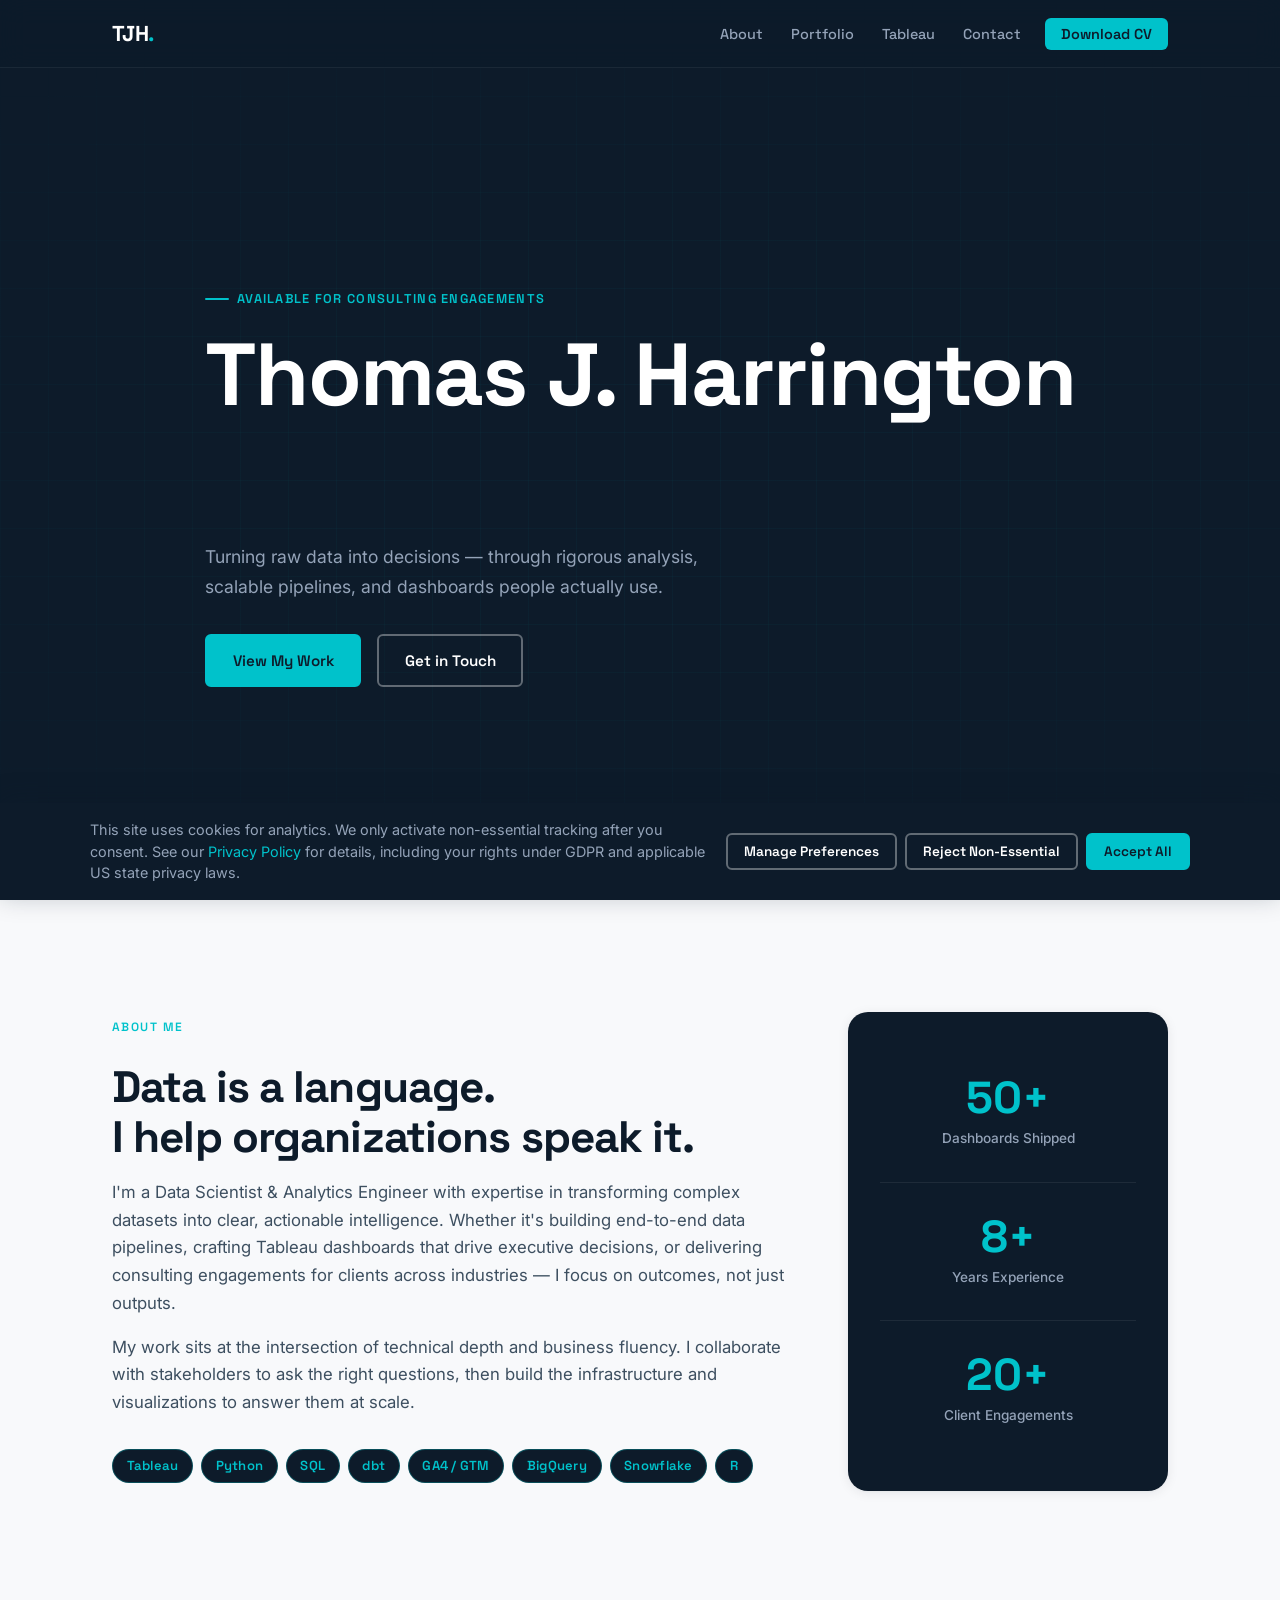
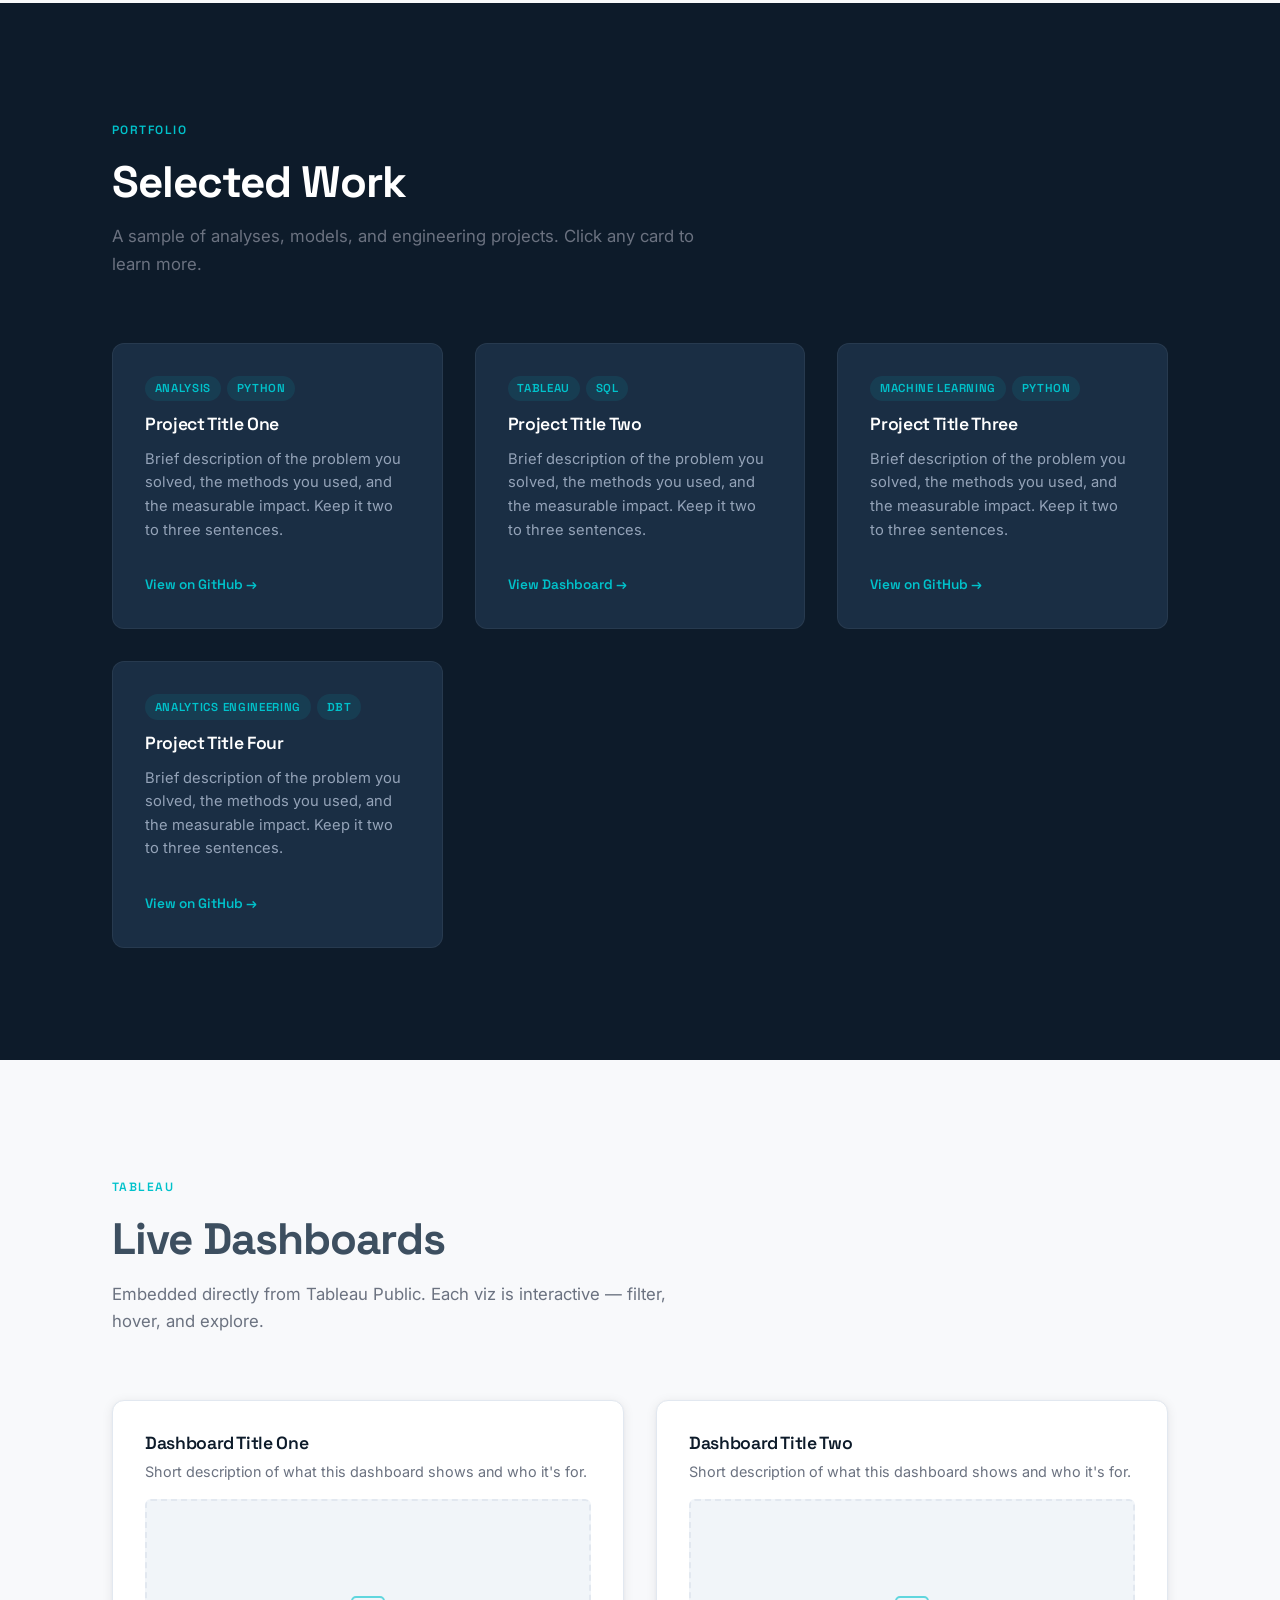
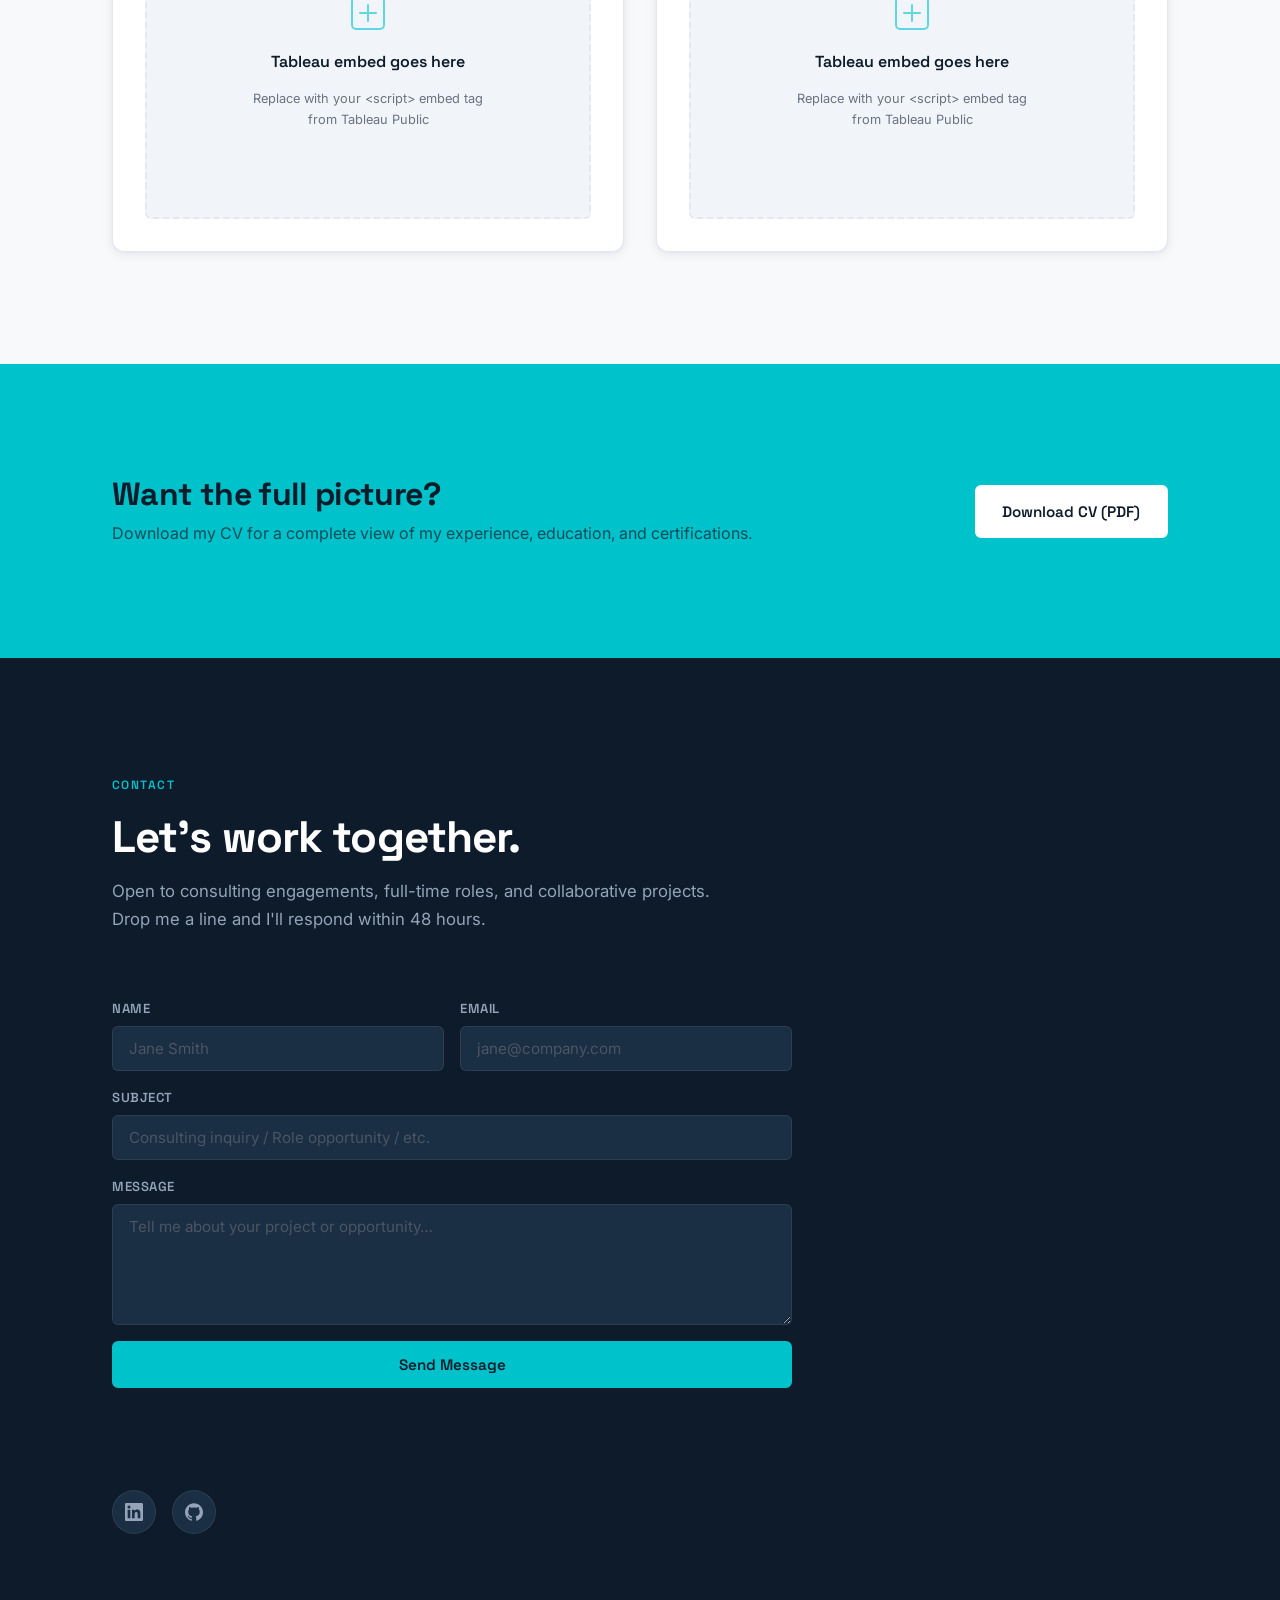
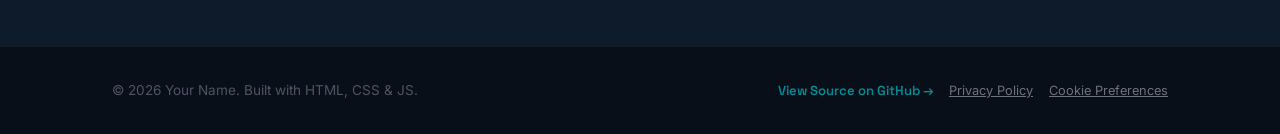
<file: index.html>
<!DOCTYPE html>
<html lang="en">
<head>
  <meta charset="UTF-8" />
  <meta name="viewport" content="width=device-width, initial-scale=1.0" />
  <title>Thomas J. Harrington — Data Scientist & Analytics Engineer</title>
  <meta name="description" content="Data Scientist & Analytics Engineer specializing in Tableau, analytics consulting, and data-driven insights." />

  <!-- Google Fonts -->
  <link rel="preconnect" href="https://fonts.googleapis.com" />
  <link rel="preconnect" href="https://fonts.gstatic.com" crossorigin />
  <link href="https://fonts.googleapis.com/css2?family=Space+Grotesk:wght@400;500;600;700&family=Inter:wght@400;500;600&display=swap" rel="stylesheet" />

  <!-- ============================================================
       CONSENT MODE DEFAULT — must load BEFORE the GTM snippet.
       Analytics storage defaults to "denied" until the visitor
       makes an explicit choice, or until a Global Privacy Control
       (GPC) signal is detected and honored as an opt-out (required
       under CCPA/CPRA and several other US state privacy laws).
       ============================================================ -->
  <script>
    window.dataLayer = window.dataLayer || [];
    function gtag(){ window.dataLayer.push(arguments); }
    gtag('consent', 'default', {
      ad_storage: 'denied',
      ad_user_data: 'denied',
      ad_personalization: 'denied',
      analytics_storage: 'denied',
      wait_for_update: 500
    });
  </script>

  <!-- ============================================================
       GOOGLE TAG MANAGER — Replace GTM-XXXXXXX with your GTM ID
       ============================================================ -->
  <script>
    (function(w,d,s,l,i){
      w[l]=w[l]||[];
      w[l].push({'gtm.start': new Date().getTime(), event:'gtm.js'});
      var f=d.getElementsByTagName(s)[0],
          j=d.createElement(s),
          dl=l!='dataLayer'?'&l='+l:'';
      j.async=true;
      j.src='https://www.googletagmanager.com/gtm.js?id='+i+dl;
      f.parentNode.insertBefore(j,f);
    })(window,document,'script','dataLayer','GTM-P8GVN58F');
  </script>

  <!-- dataLayer initialization — pushed before GTM fires -->
  <script>
    window.dataLayer = window.dataLayer || [];
    window.dataLayer.push({
      event: 'page_meta',
      page_type: 'portfolio_home',
      site_author: 'Thomas J. Harrington',
      site_role: 'Data Scientist & Analytics Engineer'
    });
  </script>


  <link rel="stylesheet" href="style.css" />
</head>

<body>

  <!-- GTM noscript fallback -->
  <noscript>
    <iframe src="https://www.googletagmanager.com/ns.html?id=GTM-P8GVN58F"
            height="0" width="0" style="display:none;visibility:hidden"></iframe>
  </noscript>

  <!-- ============================================================  NAV  -->
  <header class="nav-wrapper" id="site-nav">
    <nav class="nav-inner">
      <a href="#hero" class="nav-logo" data-track="nav_logo">TJH<span class="logo-dot">.</span></a>
      <ul class="nav-links">
        <li><a href="#about"    data-track="nav_about">About</a></li>
        <li><a href="#portfolio" data-track="nav_portfolio">Portfolio</a></li>
        <li><a href="#tableau"  data-track="nav_tableau">Tableau</a></li>
        <li><a href="#contact"  data-track="nav_contact">Contact</a></li>
        <li>
          <a href="assets/resume.pdf"
             class="nav-cta"
             download
             data-track="nav_resume_download"
             onclick="trackEvent('resume_download','nav')">
            Download CV
          </a>
        </li>
      </ul>
      <button class="nav-hamburger" id="nav-hamburger" aria-label="Open menu">
        <span></span><span></span><span></span>
      </button>
    </nav>
  </header>

  <!-- ============================================================  HERO  -->
  <section class="hero" id="hero">
    <div class="hero-inner">
      <p class="hero-eyebrow">Available for consulting engagements</p>
      <h1 class="hero-headline">
        <span class="hero-name">Thomas J. Harrington</span>
        <span class="hero-role-wrap">
          <span class="hero-role" id="role-display">Data Scientist</span>
        </span>
      </h1>
      <p class="hero-sub">
        Turning raw data into decisions — through rigorous analysis, scalable pipelines,
        and dashboards people actually use.
      </p>
      <div class="hero-actions">
        <a href="#portfolio" class="btn btn-primary" data-track="hero_view_work">View My Work</a>
        <a href="#contact"   class="btn btn-ghost"   data-track="hero_get_in_touch">Get in Touch</a>
      </div>
    </div>
    <div class="hero-grid-bg" aria-hidden="true"></div>
  </section>

  <!-- ============================================================  ABOUT  -->
  <section class="section section--light" id="about">
    <div class="container">
      <div class="about-grid">
        <div class="about-text">
          <span class="section-eyebrow">About Me</span>
          <h2>Data is a language.<br/>I help organizations speak it.</h2>
          <p>
            I'm a Data Scientist & Analytics Engineer with expertise in transforming complex
            datasets into clear, actionable intelligence. Whether it's building end-to-end
            data pipelines, crafting Tableau dashboards that drive executive decisions, or
            delivering consulting engagements for clients across industries — I focus on
            outcomes, not just outputs.
          </p>
          <p>
            My work sits at the intersection of technical depth and business fluency.
            I collaborate with stakeholders to ask the right questions, then build the
            infrastructure and visualizations to answer them at scale.
          </p>
          <div class="skills-grid">
            <div class="skill-chip">Tableau</div>
            <div class="skill-chip">Python</div>
            <div class="skill-chip">SQL</div>
            <div class="skill-chip">dbt</div>
            <div class="skill-chip">GA4 / GTM</div>
            <div class="skill-chip">BigQuery</div>
            <div class="skill-chip">Snowflake</div>
            <div class="skill-chip">R</div>
          </div>
        </div>
        <div class="about-card">
          <div class="stat-block">
            <span class="stat-number">50+</span>
            <span class="stat-label">Dashboards Shipped</span>
          </div>
          <div class="stat-divider"></div>
          <div class="stat-block">
            <span class="stat-number">8+</span>
            <span class="stat-label">Years Experience</span>
          </div>
          <div class="stat-divider"></div>
          <div class="stat-block">
            <span class="stat-number">20+</span>
            <span class="stat-label">Client Engagements</span>
          </div>
        </div>
      </div>
    </div>
  </section>

  <!-- ============================================================  PORTFOLIO  -->
  <section class="section section--dark" id="portfolio">
    <div class="container">
      <span class="section-eyebrow section-eyebrow--light">Portfolio</span>
      <h2 class="section-title section-title--light">Selected Work</h2>
      <p class="section-sub">
        A sample of analyses, models, and engineering projects. Click any card to learn more.
      </p>

      <div class="project-grid">

        <!-- Project cards — duplicate and edit as needed -->
        <article class="project-card" data-track="project_card_1"
                 onclick="trackEvent('project_click', 'project_1_title')">
          <div class="project-card-top">
            <span class="project-tag">Analysis</span>
            <span class="project-tag">Python</span>
          </div>
          <h3>Project Title One</h3>
          <p>Brief description of the problem you solved, the methods you used, and the measurable impact. Keep it two to three sentences.</p>
          <div class="project-card-footer">
            <a href="#" class="project-link" target="_blank" rel="noopener">View on GitHub →</a>
          </div>
        </article>

        <article class="project-card" data-track="project_card_2"
                 onclick="trackEvent('project_click', 'project_2_title')">
          <div class="project-card-top">
            <span class="project-tag">Tableau</span>
            <span class="project-tag">SQL</span>
          </div>
          <h3>Project Title Two</h3>
          <p>Brief description of the problem you solved, the methods you used, and the measurable impact. Keep it two to three sentences.</p>
          <div class="project-card-footer">
            <a href="#" class="project-link" target="_blank" rel="noopener">View Dashboard →</a>
          </div>
        </article>

        <article class="project-card" data-track="project_card_3"
                 onclick="trackEvent('project_click', 'project_3_title')">
          <div class="project-card-top">
            <span class="project-tag">Machine Learning</span>
            <span class="project-tag">Python</span>
          </div>
          <h3>Project Title Three</h3>
          <p>Brief description of the problem you solved, the methods you used, and the measurable impact. Keep it two to three sentences.</p>
          <div class="project-card-footer">
            <a href="#" class="project-link" target="_blank" rel="noopener">View on GitHub →</a>
          </div>
        </article>

        <article class="project-card" data-track="project_card_4"
                 onclick="trackEvent('project_click', 'project_4_title')">
          <div class="project-card-top">
            <span class="project-tag">Analytics Engineering</span>
            <span class="project-tag">dbt</span>
          </div>
          <h3>Project Title Four</h3>
          <p>Brief description of the problem you solved, the methods you used, and the measurable impact. Keep it two to three sentences.</p>
          <div class="project-card-footer">
            <a href="#" class="project-link" target="_blank" rel="noopener">View on GitHub →</a>
          </div>
        </article>

      </div>
    </div>
  </section>

  <!-- ============================================================  TABLEAU  -->
  <section class="section section--light" id="tableau">
    <div class="container">
      <span class="section-eyebrow">Tableau</span>
      <h2>Live Dashboards</h2>
      <p class="section-sub">
        Embedded directly from Tableau Public. Each viz is interactive — filter, hover, and explore.
      </p>

      <div class="tableau-grid">

        <!-- Tableau Embed 1 -->
        <!-- To embed: go to Tableau Public → Share → Embed Code, paste the <script> tag below -->
        <div class="tableau-card">
          <h3 class="tableau-card-title">Dashboard Title One</h3>
          <p class="tableau-card-desc">Short description of what this dashboard shows and who it's for.</p>
          <div class="tableau-embed-wrap" id="tableau-embed-1">
            <!-- REPLACE THIS PLACEHOLDER with your Tableau embed code -->
            <div class="tableau-placeholder" onclick="trackEvent('tableau_placeholder_click','embed_1')">
              <svg viewBox="0 0 48 48" fill="none" xmlns="http://www.w3.org/2000/svg" aria-hidden="true">
                <rect x="8" y="8" width="32" height="32" rx="4" stroke="#00C2CB" stroke-width="2"/>
                <path d="M16 24h16M24 16v16" stroke="#00C2CB" stroke-width="2" stroke-linecap="round"/>
              </svg>
              <p>Tableau embed goes here</p>
              <span>Replace with your &lt;script&gt; embed tag from Tableau Public</span>
            </div>
          </div>
        </div>

        <!-- Tableau Embed 2 -->
        <div class="tableau-card">
          <h3 class="tableau-card-title">Dashboard Title Two</h3>
          <p class="tableau-card-desc">Short description of what this dashboard shows and who it's for.</p>
          <div class="tableau-embed-wrap" id="tableau-embed-2">
            <div class="tableau-placeholder">
              <svg viewBox="0 0 48 48" fill="none" xmlns="http://www.w3.org/2000/svg" aria-hidden="true">
                <rect x="8" y="8" width="32" height="32" rx="4" stroke="#00C2CB" stroke-width="2"/>
                <path d="M16 24h16M24 16v16" stroke="#00C2CB" stroke-width="2" stroke-linecap="round"/>
              </svg>
              <p>Tableau embed goes here</p>
              <span>Replace with your &lt;script&gt; embed tag from Tableau Public</span>
            </div>
          </div>
        </div>

      </div>
    </div>
  </section>

  <!-- ============================================================  RESUME  -->
  <section class="section section--accent" id="resume">
    <div class="container resume-band">
      <div class="resume-text">
        <h2>Want the full picture?</h2>
        <p>Download my CV for a complete view of my experience, education, and certifications.</p>
      </div>
      <a href="assets/resume.pdf"
         class="btn btn-white"
         download
         data-track="resume_section_download"
         onclick="trackEvent('resume_download','resume_section')">
        Download CV (PDF)
      </a>
    </div>
  </section>

  <!-- ============================================================  CONTACT  -->
  <section class="section section--dark" id="contact">
    <div class="container">
      <span class="section-eyebrow section-eyebrow--light">Contact</span>
      <h2 class="section-title--light">Let's work together.</h2>
      <p class="section-sub section-sub--light">
        Open to consulting engagements, full-time roles, and collaborative projects.
        Drop me a line and I'll respond within 48 hours.
      </p>

      <form class="contact-form" id="contact-form" novalidate>
        <div class="form-row">
          <div class="form-group">
            <label for="cf-name">Name</label>
            <input type="text" id="cf-name" name="name" placeholder="Jane Smith" required />
          </div>
          <div class="form-group">
            <label for="cf-email">Email</label>
            <input type="email" id="cf-email" name="email" placeholder="jane@company.com" required />
          </div>
        </div>
        <div class="form-group">
          <label for="cf-subject">Subject</label>
          <input type="text" id="cf-subject" name="subject" placeholder="Consulting inquiry / Role opportunity / etc." />
        </div>
        <div class="form-group">
          <label for="cf-message">Message</label>
          <textarea id="cf-message" name="message" rows="5" placeholder="Tell me about your project or opportunity…" required></textarea>
        </div>
        <button type="submit" class="btn btn-primary btn-full" id="submit-btn">Send Message</button>
        <p class="form-note" id="form-status"></p>
      </form>

      <div class="social-row">
        <a href="https://linkedin.com/in/thomas-harrington-invictus" target="_blank" rel="noopener"
           data-track="social_linkedin" onclick="trackEvent('social_click','linkedin')" aria-label="LinkedIn">
          <svg viewBox="0 0 24 24" fill="currentColor"><path d="M20.447 20.452h-3.554v-5.569c0-1.328-.027-3.037-1.852-3.037-1.853 0-2.136 1.445-2.136 2.939v5.667H9.351V9h3.414v1.561h.046c.477-.9 1.637-1.85 3.37-1.85 3.601 0 4.267 2.37 4.267 5.455v6.286zM5.337 7.433a2.062 2.062 0 0 1-2.063-2.065 2.064 2.064 0 1 1 2.063 2.065zm1.782 13.019H3.555V9h3.564v11.452zM22.225 0H1.771C.792 0 0 .774 0 1.729v20.542C0 23.227.792 24 1.771 24h20.451C23.2 24 24 23.227 24 22.271V1.729C24 .774 23.2 0 22.222 0h.003z"/></svg>
        </a>
        <a href="https://github.com/tharrin1426-rugby" target="_blank" rel="noopener"
           data-track="social_github" onclick="trackEvent('social_click','github')" aria-label="GitHub">
          <svg viewBox="0 0 24 24" fill="currentColor"><path d="M12 .297c-6.63 0-12 5.373-12 12 0 5.303 3.438 9.8 8.205 11.385.6.113.82-.258.82-.577 0-.285-.01-1.04-.015-2.04-3.338.724-4.042-1.61-4.042-1.61C4.422 18.07 3.633 17.7 3.633 17.7c-1.087-.744.084-.729.084-.729 1.205.084 1.838 1.236 1.838 1.236 1.07 1.835 2.809 1.305 3.495.998.108-.776.417-1.305.76-1.605-2.665-.3-5.466-1.332-5.466-5.93 0-1.31.465-2.38 1.235-3.22-.135-.303-.54-1.523.105-3.176 0 0 1.005-.322 3.3 1.23.96-.267 1.98-.399 3-.405 1.02.006 2.04.138 3 .405 2.28-1.552 3.285-1.23 3.285-1.23.645 1.653.24 2.873.12 3.176.765.84 1.23 1.91 1.23 3.22 0 4.61-2.805 5.625-5.475 5.92.42.36.81 1.096.81 2.22 0 1.606-.015 2.896-.015 3.286 0 .315.21.69.825.57C20.565 22.092 24 17.592 24 12.297c0-6.627-5.373-12-12-12"/></svg>
        </a>
      </div>
    </div>
  </section>

  <!-- ============================================================  FOOTER  -->
  <footer class="site-footer">
    <div class="container footer-inner">
      <p>© <span id="footer-year"></span> Your Name. Built with HTML, CSS & JS.</p>
      <div class="footer-links">
        <a href="https://github.com/tharrin1426-rugby/portfolio" target="_blank" rel="noopener"
           class="footer-source" onclick="trackEvent('footer_source_click','github')">
          View Source on GitHub →
        </a>
        <a href="privacy-policy.html" class="footer-consent-link">Privacy Policy</a>
        <a href="#" class="footer-consent-link" data-consent-action="reopen-preferences" onclick="return false;">Cookie Preferences</a>
      </div>
    </div>
  </footer>

  <!-- ============================================================  COOKIE CONSENT  -->
  <div class="consent-banner" id="consent-banner" role="dialog" aria-live="polite" aria-label="Cookie consent" hidden>
    <div class="consent-banner-inner">
      <p class="consent-text">
        This site uses cookies for analytics. We only activate non-essential tracking
        after you consent. See our <a href="privacy-policy.html">Privacy Policy</a> for
        details, including your rights under GDPR and applicable US state privacy laws.
      </p>
      <div class="consent-actions">
        <button type="button" class="btn btn-ghost btn-sm" data-consent-action="open-preferences">Manage Preferences</button>
        <button type="button" class="btn btn-ghost btn-sm" data-consent-action="reject-all">Reject Non-Essential</button>
        <button type="button" class="btn btn-primary btn-sm" data-consent-action="accept-all">Accept All</button>
      </div>
    </div>
  </div>

  <div class="consent-modal-overlay" id="consent-modal" hidden>
    <div class="consent-modal" role="dialog" aria-modal="true" aria-labelledby="consent-modal-title">
      <h2 id="consent-modal-title">Cookie Preferences</h2>
      <p class="consent-modal-intro">
        Necessary cookies are always on because the site can't function without them.
        You can change your choice anytime via "Cookie Preferences" in the footer.
      </p>

      <div class="consent-category">
        <div class="consent-category-header">
          <span>Necessary</span>
          <input type="checkbox" checked disabled aria-label="Necessary cookies (always on)" />
        </div>
        <p>Required for core site functionality. Cannot be disabled.</p>
      </div>

      <div class="consent-category">
        <div class="consent-category-header">
          <span>Analytics</span>
          <input type="checkbox" id="consent-analytics" aria-label="Analytics cookies" />
        </div>
        <p>Helps us understand how visitors use this site (Google Analytics via GTM).</p>
      </div>

      <div class="consent-modal-actions">
        <button type="button" class="btn btn-ghost btn-sm" data-consent-action="close-preferences">Cancel</button>
        <button type="button" class="btn btn-primary btn-sm" data-consent-action="save-preferences">Save Preferences</button>
      </div>
    </div>
  </div>

  <script src="main.js"></script>
  <script src="consent.js"></script>
</body>
</html>
</file>
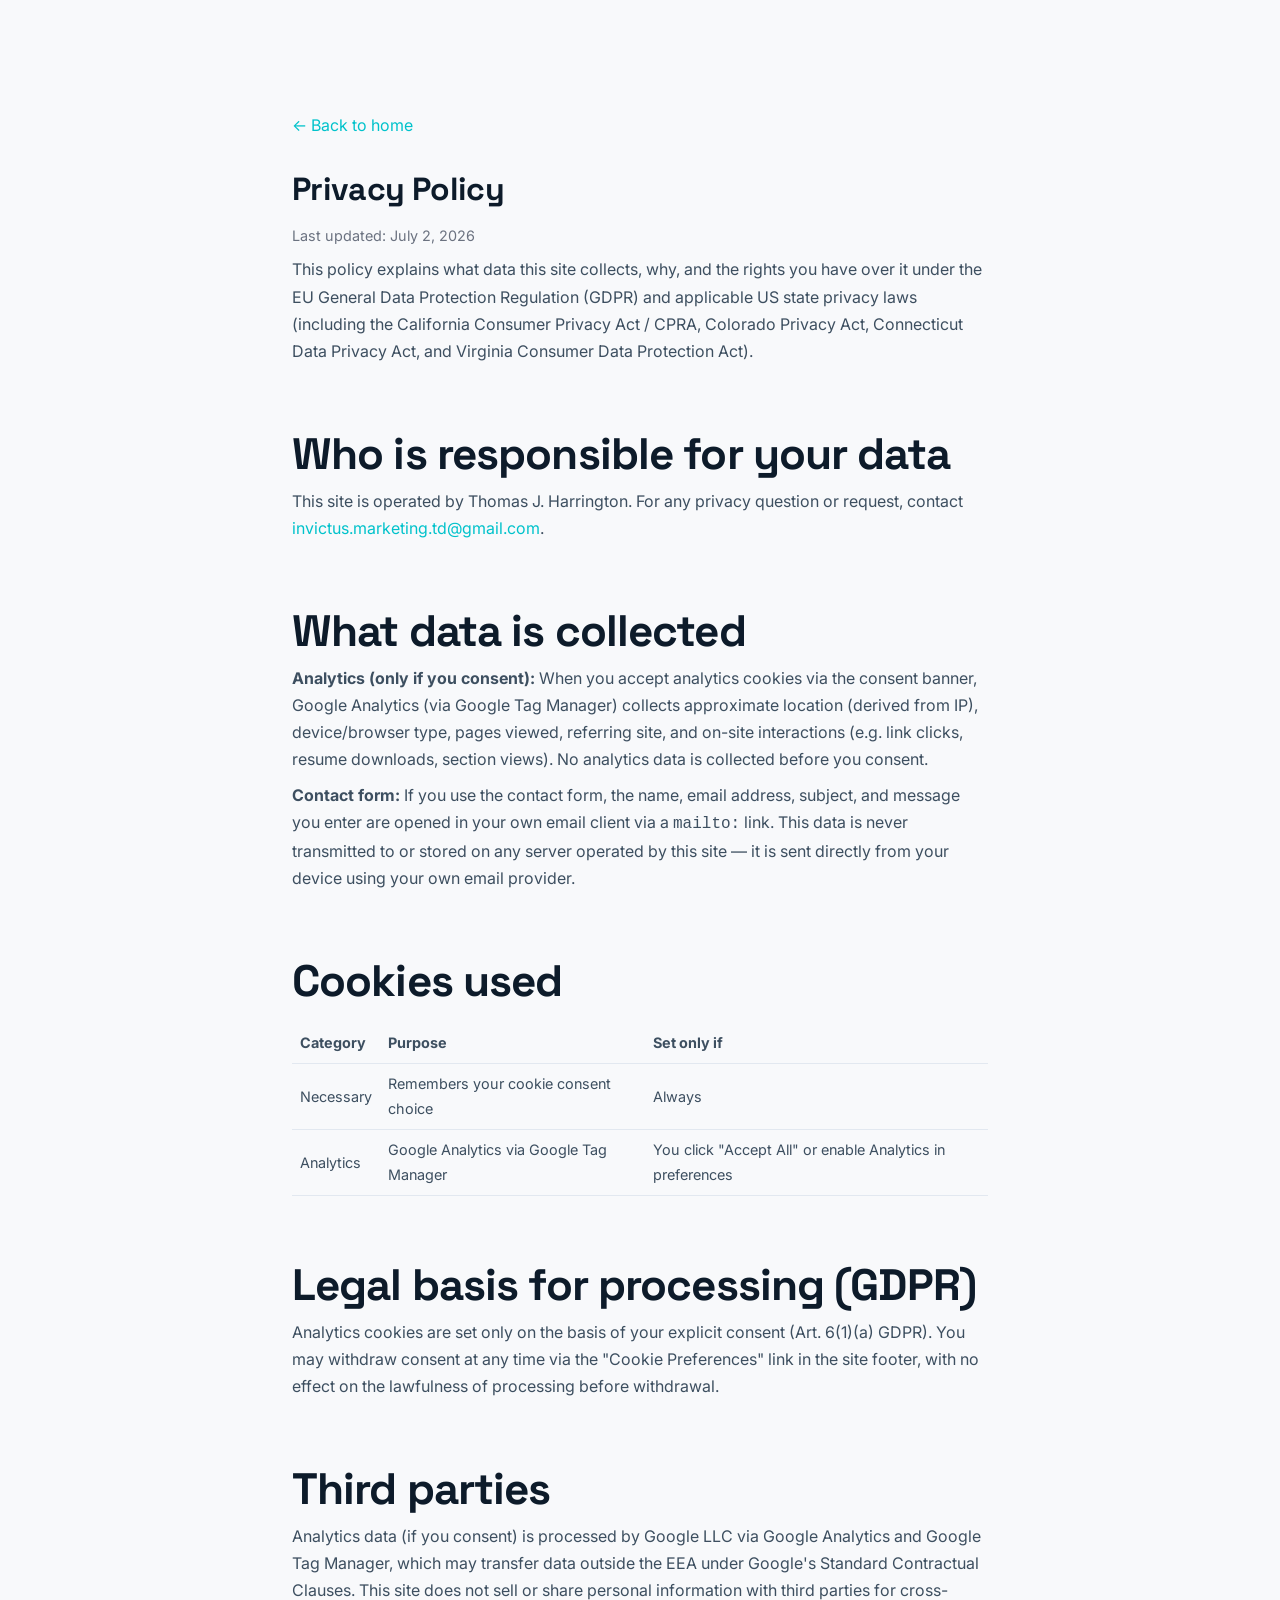
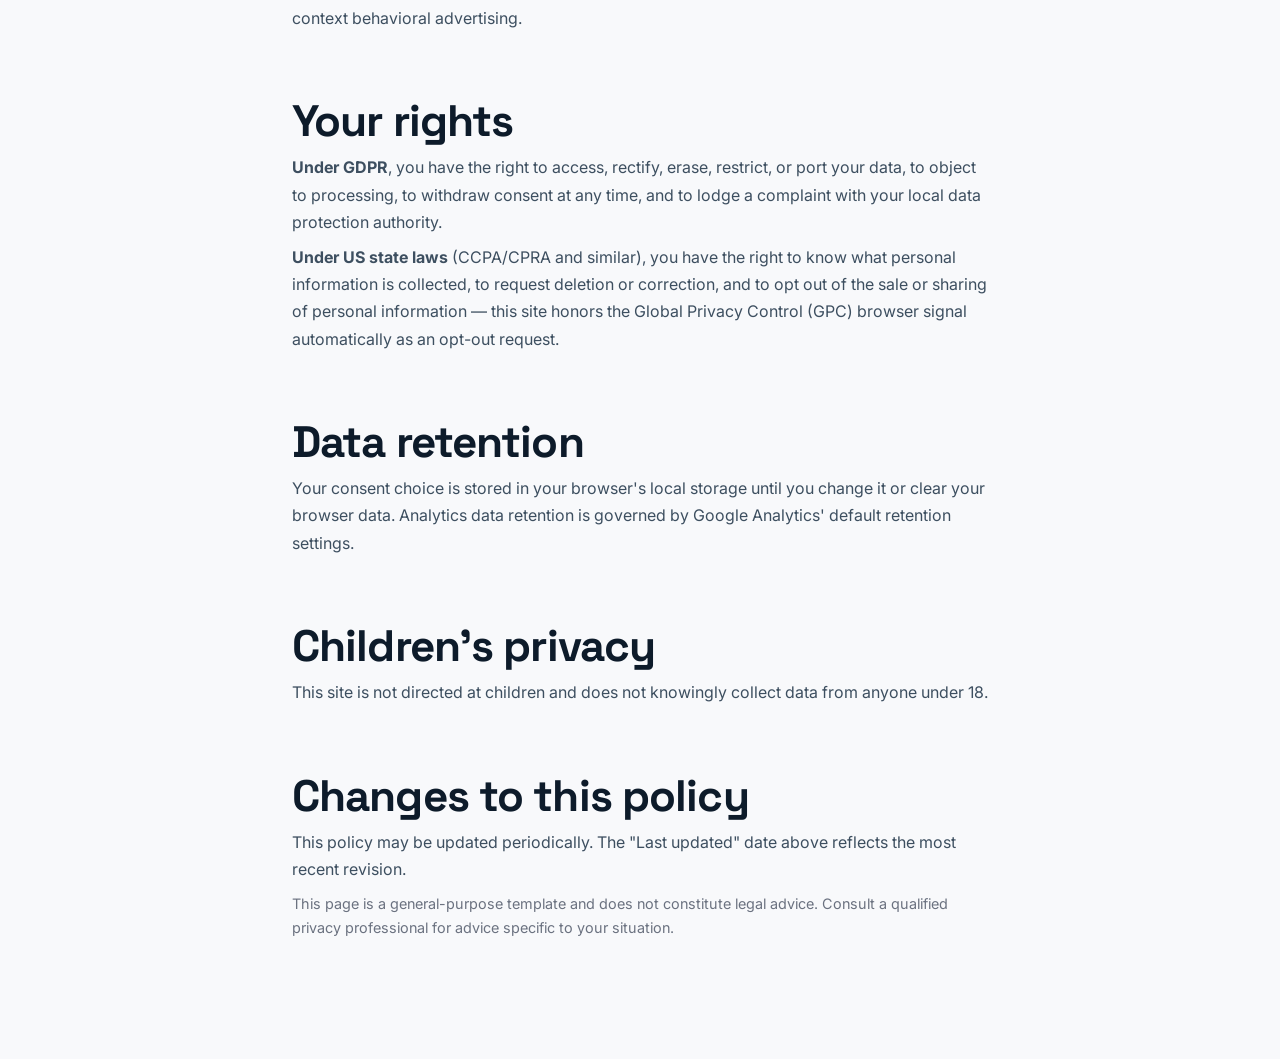
<file: privacy-policy.html>
<!DOCTYPE html>
<html lang="en">
<head>
  <meta charset="UTF-8" />
  <meta name="viewport" content="width=device-width, initial-scale=1.0" />
  <title>Privacy Policy — Thomas J. Harrington</title>
  <meta name="description" content="Privacy policy covering data collection, cookies, and your rights under GDPR and US state privacy laws." />
  <link href="https://fonts.googleapis.com/css2?family=Space+Grotesk:wght@400;500;600;700&family=Inter:wght@400;500;600&display=swap" rel="stylesheet" />
  <link rel="stylesheet" href="style.css" />
  <style>
    .legal { max-width: 760px; margin: 0 auto; padding: var(--space-xl) var(--space-md); color: var(--clr-body); line-height: 1.7; }
    .legal h1 { color: var(--clr-dark); margin-bottom: var(--space-sm); }
    .legal h2 { color: var(--clr-dark); margin-top: var(--space-lg); margin-bottom: var(--space-xs); }
    .legal p, .legal li { margin-bottom: var(--space-xs); }
    .legal table { width: 100%; border-collapse: collapse; margin: var(--space-sm) 0; }
    .legal th, .legal td { text-align: left; padding: 0.5rem; border-bottom: 1px solid var(--clr-border); font-size: 0.9rem; }
    .legal a { color: var(--clr-accent); }
    .legal .updated { color: var(--clr-muted); font-size: 0.9rem; }
    .legal .back { display: inline-block; margin-bottom: var(--space-md); }
  </style>
</head>
<body>
  <main class="legal">
    <a href="index.html" class="back">← Back to home</a>
    <h1>Privacy Policy</h1>
    <p class="updated">Last updated: July 2, 2026</p>

    <p>
      This policy explains what data this site collects, why, and the rights you have
      over it under the EU General Data Protection Regulation (GDPR) and applicable
      US state privacy laws (including the California Consumer Privacy Act / CPRA,
      Colorado Privacy Act, Connecticut Data Privacy Act, and Virginia Consumer Data
      Protection Act).
    </p>

    <h2>Who is responsible for your data</h2>
    <p>
      This site is operated by Thomas J. Harrington. For any privacy question or
      request, contact <a href="mailto:invictus.marketing.td@gmail.com">invictus.marketing.td@gmail.com</a>.
    </p>

    <h2>What data is collected</h2>
    <p><strong>Analytics (only if you consent):</strong> When you accept analytics cookies via the
      consent banner, Google Analytics (via Google Tag Manager) collects approximate
      location (derived from IP), device/browser type, pages viewed, referring site,
      and on-site interactions (e.g. link clicks, resume downloads, section views).
      No analytics data is collected before you consent.</p>
    <p><strong>Contact form:</strong> If you use the contact form, the name, email address,
      subject, and message you enter are opened in your own email client via a
      <code>mailto:</code> link. This data is never transmitted to or stored on any
      server operated by this site — it is sent directly from your device using your
      own email provider.</p>

    <h2>Cookies used</h2>
    <table>
      <thead><tr><th>Category</th><th>Purpose</th><th>Set only if</th></tr></thead>
      <tbody>
        <tr><td>Necessary</td><td>Remembers your cookie consent choice</td><td>Always</td></tr>
        <tr><td>Analytics</td><td>Google Analytics via Google Tag Manager</td><td>You click "Accept All" or enable Analytics in preferences</td></tr>
      </tbody>
    </table>

    <h2>Legal basis for processing (GDPR)</h2>
    <p>
      Analytics cookies are set only on the basis of your explicit consent
      (Art. 6(1)(a) GDPR). You may withdraw consent at any time via the
      "Cookie Preferences" link in the site footer, with no effect on the
      lawfulness of processing before withdrawal.
    </p>

    <h2>Third parties</h2>
    <p>
      Analytics data (if you consent) is processed by Google LLC via Google Analytics
      and Google Tag Manager, which may transfer data outside the EEA under Google's
      Standard Contractual Clauses. This site does not sell or share personal
      information with third parties for cross-context behavioral advertising.
    </p>

    <h2>Your rights</h2>
    <p><strong>Under GDPR</strong>, you have the right to access, rectify, erase, restrict, or port
      your data, to object to processing, to withdraw consent at any time, and to lodge
      a complaint with your local data protection authority.</p>
    <p><strong>Under US state laws</strong> (CCPA/CPRA and similar), you have the right to know what
      personal information is collected, to request deletion or correction, and to
      opt out of the sale or sharing of personal information — this site honors the
      Global Privacy Control (GPC) browser signal automatically as an opt-out request.</p>

    <h2>Data retention</h2>
    <p>
      Your consent choice is stored in your browser's local storage until you change
      it or clear your browser data. Analytics data retention is governed by Google
      Analytics' default retention settings.
    </p>

    <h2>Children's privacy</h2>
    <p>This site is not directed at children and does not knowingly collect data from anyone under 18.</p>

    <h2>Changes to this policy</h2>
    <p>This policy may be updated periodically. The "Last updated" date above reflects the most recent revision.</p>

    <p class="updated">
      This page is a general-purpose template and does not constitute legal advice.
      Consult a qualified privacy professional for advice specific to your situation.
    </p>
  </main>
</body>
</html>
</file>
<file: style.css>
/* ============================================================
   DESIGN TOKENS
   ============================================================ */
:root {
  --clr-bg:        #F8F9FB;
  --clr-dark:      #0D1B2A;
  --clr-slate:     #1A2E44;
  --clr-accent:    #00C2CB;
  --clr-accent-dk: #009AA2;
  --clr-body:      #3D4F60;
  --clr-muted:     #6B7280;
  --clr-border:    #E2E8F0;
  --clr-white:     #FFFFFF;

  --font-display: 'Space Grotesk', system-ui, sans-serif;
  --font-body:    'Inter', system-ui, sans-serif;

  --space-xs:  0.5rem;
  --space-sm:  1rem;
  --space-md:  2rem;
  --space-lg:  4rem;
  --space-xl:  7rem;

  --radius-sm: 6px;
  --radius-md: 12px;
  --radius-lg: 20px;

  --shadow-card: 0 2px 12px rgba(13,27,42,0.08), 0 1px 3px rgba(13,27,42,0.04);
  --shadow-hover: 0 8px 32px rgba(13,27,42,0.14), 0 2px 8px rgba(13,27,42,0.06);

  --nav-h: 68px;
  --transition: 0.22s cubic-bezier(0.4, 0, 0.2, 1);
}

/* ============================================================
   RESET & BASE
   ============================================================ */
*, *::before, *::after { box-sizing: border-box; margin: 0; padding: 0; }

html {
  scroll-behavior: smooth;
  font-size: 16px;
}

body {
  font-family: var(--font-body);
  background: var(--clr-bg);
  color: var(--clr-body);
  line-height: 1.65;
  -webkit-font-smoothing: antialiased;
}

img, svg { display: block; max-width: 100%; }

a { color: inherit; text-decoration: none; }

ul { list-style: none; }

/* ============================================================
   LAYOUT HELPERS
   ============================================================ */
.container {
  width: 100%;
  max-width: 1120px;
  margin-inline: auto;
  padding-inline: var(--space-md);
}

.section {
  padding-block: var(--space-xl);
}

.section--light { background: var(--clr-bg); }
.section--dark  { background: var(--clr-dark); }
.section--accent { background: var(--clr-accent); }

/* ============================================================
   TYPOGRAPHY
   ============================================================ */
h1, h2, h3, h4 {
  font-family: var(--font-display);
  font-weight: 700;
  line-height: 1.15;
  letter-spacing: -0.02em;
}

h2 { font-size: clamp(1.9rem, 4vw, 2.75rem); }
h3 { font-size: 1.25rem; font-weight: 600; }

.section-eyebrow {
  display: inline-block;
  font-family: var(--font-display);
  font-size: 0.75rem;
  font-weight: 600;
  letter-spacing: 0.12em;
  text-transform: uppercase;
  color: var(--clr-accent);
  margin-bottom: var(--space-sm);
}

.section-eyebrow--light { color: var(--clr-accent); }

.section-title--light { color: var(--clr-white); }

.section-sub {
  max-width: 600px;
  margin-top: var(--space-sm);
  margin-bottom: var(--space-lg);
  color: var(--clr-muted);
  font-size: 1.05rem;
}

.section-sub--light { color: #94A3B8; }

/* ============================================================
   BUTTONS
   ============================================================ */
.btn {
  display: inline-flex;
  align-items: center;
  gap: 0.4rem;
  font-family: var(--font-display);
  font-size: 0.95rem;
  font-weight: 600;
  padding: 0.75rem 1.6rem;
  border-radius: var(--radius-sm);
  cursor: pointer;
  border: 2px solid transparent;
  transition: background var(--transition), color var(--transition),
              border-color var(--transition), transform var(--transition),
              box-shadow var(--transition);
  text-decoration: none;
}

.btn:hover { transform: translateY(-2px); }

.btn-primary {
  background: var(--clr-accent);
  color: var(--clr-dark);
  border-color: var(--clr-accent);
}
.btn-primary:hover {
  background: var(--clr-accent-dk);
  border-color: var(--clr-accent-dk);
  box-shadow: 0 6px 20px rgba(0,194,203,0.3);
}

.btn-ghost {
  background: transparent;
  color: var(--clr-white);
  border-color: rgba(255,255,255,0.35);
}
.btn-ghost:hover {
  background: rgba(255,255,255,0.08);
  border-color: rgba(255,255,255,0.6);
}

.btn-white {
  background: var(--clr-white);
  color: var(--clr-dark);
  border-color: var(--clr-white);
}
.btn-white:hover {
  background: var(--clr-bg);
  box-shadow: 0 6px 20px rgba(13,27,42,0.15);
}

.btn-full { width: 100%; justify-content: center; }

/* ============================================================
   NAV
   ============================================================ */
.nav-wrapper {
  position: fixed;
  top: 0;
  left: 0;
  right: 0;
  z-index: 100;
  height: var(--nav-h);
  background: rgba(13, 27, 42, 0.92);
  backdrop-filter: blur(14px);
  -webkit-backdrop-filter: blur(14px);
  border-bottom: 1px solid rgba(255,255,255,0.06);
  transition: box-shadow var(--transition);
}

.nav-wrapper.scrolled {
  box-shadow: 0 4px 24px rgba(0,0,0,0.25);
}

.nav-inner {
  display: flex;
  align-items: center;
  justify-content: space-between;
  height: 100%;
  max-width: 1120px;
  margin-inline: auto;
  padding-inline: var(--space-md);
}

.nav-logo {
  font-family: var(--font-display);
  font-size: 1.35rem;
  font-weight: 700;
  color: var(--clr-white);
  letter-spacing: -0.03em;
}

.logo-dot { color: var(--clr-accent); }

.nav-links {
  display: flex;
  align-items: center;
  gap: 0.25rem;
}

.nav-links a {
  font-family: var(--font-display);
  font-size: 0.9rem;
  font-weight: 500;
  color: #94A3B8;
  padding: 0.4rem 0.75rem;
  border-radius: var(--radius-sm);
  transition: color var(--transition), background var(--transition);
}

.nav-links a:hover { color: var(--clr-white); background: rgba(255,255,255,0.06); }

.nav-cta {
  background: var(--clr-accent) !important;
  color: var(--clr-dark) !important;
  font-weight: 600 !important;
  padding: 0.45rem 1rem !important;
  margin-left: 0.5rem;
}
.nav-cta:hover {
  background: var(--clr-accent-dk) !important;
}

.nav-hamburger {
  display: none;
  flex-direction: column;
  gap: 5px;
  background: none;
  border: none;
  cursor: pointer;
  padding: 4px;
}

.nav-hamburger span {
  display: block;
  width: 24px;
  height: 2px;
  background: var(--clr-white);
  border-radius: 2px;
  transition: transform var(--transition), opacity var(--transition);
}

/* ============================================================
   HERO
   ============================================================ */
.hero {
  position: relative;
  min-height: 100svh;
  display: flex;
  align-items: center;
  background: var(--clr-dark);
  overflow: hidden;
  padding-top: var(--nav-h);
}

.hero-grid-bg {
  position: absolute;
  inset: 0;
  background-image:
    linear-gradient(rgba(0,194,203,0.04) 1px, transparent 1px),
    linear-gradient(90deg, rgba(0,194,203,0.04) 1px, transparent 1px);
  background-size: 48px 48px;
  mask-image: radial-gradient(ellipse 80% 60% at 50% 50%, black 30%, transparent 100%);
  pointer-events: none;
}

.hero-inner {
  position: relative;
  z-index: 2;
  max-width: 1120px;
  margin-inline: auto;
  padding-inline: var(--space-md);
  padding-block: var(--space-xl);
}

.hero-eyebrow {
  display: inline-flex;
  align-items: center;
  gap: 0.5rem;
  font-family: var(--font-display);
  font-size: 0.8rem;
  font-weight: 600;
  letter-spacing: 0.1em;
  text-transform: uppercase;
  color: var(--clr-accent);
  margin-bottom: 1.25rem;
}

.hero-eyebrow::before {
  content: '';
  display: block;
  width: 24px;
  height: 2px;
  background: var(--clr-accent);
  border-radius: 2px;
}

.hero-headline {
  font-size: clamp(2.8rem, 7vw, 5.5rem);
  color: var(--clr-white);
  line-height: 1.05;
  margin-bottom: 1.5rem;
}

.hero-name {
  display: block;
}

.hero-role-wrap {
  display: block;
  overflow: hidden;
  height: 1.1em;
}

.hero-role {
  display: block;
  color: var(--clr-accent);
  transition: transform 0.5s cubic-bezier(0.4, 0, 0.2, 1), opacity 0.5s;
}

.hero-role.slide-out {
  transform: translateY(-110%);
  opacity: 0;
}

.hero-role.slide-in {
  transform: translateY(110%);
  opacity: 0;
  transition: none;
}

.hero-role.visible {
  transform: translateY(0);
  opacity: 1;
  transition: transform 0.5s cubic-bezier(0.4, 0, 0.2, 1), opacity 0.5s;
}

.hero-sub {
  max-width: 560px;
  color: #94A3B8;
  font-size: 1.1rem;
  margin-bottom: var(--space-md);
  line-height: 1.7;
}

.hero-actions {
  display: flex;
  gap: var(--space-sm);
  flex-wrap: wrap;
}

/* ============================================================
   ABOUT
   ============================================================ */
.about-grid {
  display: grid;
  grid-template-columns: 1fr 320px;
  gap: var(--space-lg);
  align-items: start;
}

.about-text h2 {
  margin-top: var(--space-xs);
  margin-bottom: var(--space-sm);
  color: var(--clr-dark);
}

.about-text p {
  margin-bottom: var(--space-sm);
  color: var(--clr-body);
  font-size: 1.05rem;
}

.skills-grid {
  display: flex;
  flex-wrap: wrap;
  gap: 0.5rem;
  margin-top: var(--space-md);
}

.skill-chip {
  font-family: var(--font-display);
  font-size: 0.82rem;
  font-weight: 600;
  padding: 0.35rem 0.85rem;
  border-radius: 100px;
  background: var(--clr-dark);
  color: var(--clr-accent);
  border: 1px solid rgba(0,194,203,0.3);
  letter-spacing: 0.02em;
}

.about-card {
  background: var(--clr-dark);
  border-radius: var(--radius-lg);
  padding: var(--space-md);
  display: flex;
  flex-direction: column;
  gap: 0;
  box-shadow: var(--shadow-card);
  position: sticky;
  top: calc(var(--nav-h) + 2rem);
}

.stat-block {
  padding: var(--space-md) 0;
  text-align: center;
}

.stat-number {
  display: block;
  font-family: var(--font-display);
  font-size: 2.8rem;
  font-weight: 700;
  color: var(--clr-accent);
  line-height: 1;
}

.stat-label {
  display: block;
  font-size: 0.85rem;
  color: #94A3B8;
  font-weight: 500;
  margin-top: 0.4rem;
}

.stat-divider {
  height: 1px;
  background: rgba(255,255,255,0.07);
}

/* ============================================================
   PORTFOLIO
   ============================================================ */
.project-grid {
  display: grid;
  grid-template-columns: repeat(auto-fill, minmax(280px, 1fr));
  gap: var(--space-md);
}

.project-card {
  background: var(--clr-slate);
  border-radius: var(--radius-md);
  padding: var(--space-md);
  display: flex;
  flex-direction: column;
  gap: 0.75rem;
  border: 1px solid rgba(255,255,255,0.06);
  cursor: pointer;
  transition: transform var(--transition), box-shadow var(--transition),
              border-color var(--transition);
}

.project-card:hover {
  transform: translateY(-4px);
  box-shadow: var(--shadow-hover);
  border-color: rgba(0,194,203,0.3);
}

.project-card-top {
  display: flex;
  flex-wrap: wrap;
  gap: 0.4rem;
}

.project-tag {
  font-family: var(--font-display);
  font-size: 0.72rem;
  font-weight: 600;
  letter-spacing: 0.06em;
  text-transform: uppercase;
  color: var(--clr-accent);
  background: rgba(0,194,203,0.1);
  padding: 0.2rem 0.6rem;
  border-radius: 100px;
}

.project-card h3 {
  color: var(--clr-white);
  font-size: 1.1rem;
  line-height: 1.3;
}

.project-card p {
  color: #94A3B8;
  font-size: 0.92rem;
  line-height: 1.6;
  flex: 1;
}

.project-card-footer { margin-top: auto; padding-top: var(--space-sm); }

.project-link {
  font-family: var(--font-display);
  font-size: 0.85rem;
  font-weight: 600;
  color: var(--clr-accent);
  transition: gap var(--transition);
}

.project-link:hover { text-decoration: underline; }

/* ============================================================
   TABLEAU
   ============================================================ */
.tableau-grid {
  display: grid;
  grid-template-columns: repeat(auto-fill, minmax(480px, 1fr));
  gap: var(--space-md);
}

.tableau-card {
  background: var(--clr-white);
  border-radius: var(--radius-md);
  padding: var(--space-md);
  box-shadow: var(--shadow-card);
  border: 1px solid var(--clr-border);
}

.tableau-card-title {
  font-size: 1.1rem;
  color: var(--clr-dark);
  margin-bottom: 0.4rem;
}

.tableau-card-desc {
  font-size: 0.9rem;
  color: var(--clr-muted);
  margin-bottom: var(--space-sm);
}

.tableau-embed-wrap {
  border-radius: var(--radius-sm);
  overflow: hidden;
  background: #F1F5F9;
  min-height: 320px;
}

.tableau-placeholder {
  display: flex;
  flex-direction: column;
  align-items: center;
  justify-content: center;
  gap: 0.75rem;
  height: 320px;
  cursor: pointer;
  border: 2px dashed var(--clr-border);
  border-radius: var(--radius-sm);
  transition: border-color var(--transition), background var(--transition);
}

.tableau-placeholder:hover {
  border-color: var(--clr-accent);
  background: rgba(0,194,203,0.04);
}

.tableau-placeholder svg {
  width: 48px;
  height: 48px;
  opacity: 0.6;
}

.tableau-placeholder p {
  font-family: var(--font-display);
  font-size: 1rem;
  font-weight: 600;
  color: var(--clr-dark);
}

.tableau-placeholder span {
  font-size: 0.8rem;
  color: var(--clr-muted);
  text-align: center;
  max-width: 260px;
}

/* ============================================================
   RESUME BAND
   ============================================================ */
.resume-band {
  display: flex;
  align-items: center;
  justify-content: space-between;
  gap: var(--space-md);
  flex-wrap: wrap;
}

.resume-text h2 { color: var(--clr-dark); font-size: clamp(1.5rem, 3vw, 2rem); }
.resume-text p  { color: rgba(13,27,42,0.7); margin-top: 0.4rem; }

/* ============================================================
   CONTACT FORM
   ============================================================ */
.contact-form {
  max-width: 680px;
  display: flex;
  flex-direction: column;
  gap: var(--space-sm);
  margin-top: var(--space-md);
}

.form-row {
  display: grid;
  grid-template-columns: 1fr 1fr;
  gap: var(--space-sm);
}

.form-group {
  display: flex;
  flex-direction: column;
  gap: 0.4rem;
}

.form-group label {
  font-family: var(--font-display);
  font-size: 0.82rem;
  font-weight: 600;
  letter-spacing: 0.04em;
  color: #94A3B8;
  text-transform: uppercase;
}

.form-group input,
.form-group textarea {
  background: var(--clr-slate);
  border: 1px solid rgba(255,255,255,0.08);
  border-radius: var(--radius-sm);
  padding: 0.75rem 1rem;
  color: var(--clr-white);
  font-family: var(--font-body);
  font-size: 0.95rem;
  transition: border-color var(--transition), box-shadow var(--transition);
  outline: none;
  resize: vertical;
}

.form-group input::placeholder,
.form-group textarea::placeholder { color: #4B5563; }

.form-group input:focus,
.form-group textarea:focus {
  border-color: var(--clr-accent);
  box-shadow: 0 0 0 3px rgba(0,194,203,0.15);
}

.form-note {
  font-size: 0.9rem;
  color: var(--clr-accent);
  min-height: 1.4rem;
  text-align: center;
}

/* ============================================================
   SOCIAL ROW
   ============================================================ */
.social-row {
  display: flex;
  gap: var(--space-sm);
  margin-top: var(--space-lg);
}

.social-row a {
  display: flex;
  align-items: center;
  justify-content: center;
  width: 44px;
  height: 44px;
  border-radius: 50%;
  background: var(--clr-slate);
  color: #94A3B8;
  border: 1px solid rgba(255,255,255,0.08);
  transition: color var(--transition), background var(--transition),
              border-color var(--transition), transform var(--transition);
}

.social-row a svg { width: 18px; height: 18px; }

.social-row a:hover {
  color: var(--clr-accent);
  border-color: rgba(0,194,203,0.4);
  background: rgba(0,194,203,0.08);
  transform: translateY(-2px);
}

/* ============================================================
   FOOTER
   ============================================================ */
.site-footer {
  background: #080F18;
  padding-block: var(--space-md);
  border-top: 1px solid rgba(255,255,255,0.05);
}

.footer-inner {
  display: flex;
  align-items: center;
  justify-content: space-between;
  gap: var(--space-sm);
  flex-wrap: wrap;
}

.site-footer p {
  font-size: 0.85rem;
  color: #4B5563;
}

.footer-source {
  font-family: var(--font-display);
  font-size: 0.82rem;
  font-weight: 600;
  color: var(--clr-accent);
  opacity: 0.7;
  transition: opacity var(--transition);
}

.footer-source:hover { opacity: 1; }

.footer-links {
  display: flex;
  align-items: center;
  flex-wrap: wrap;
  gap: var(--space-sm);
}

/* ============================================================
   COOKIE CONSENT
   ============================================================ */
.consent-banner {
  position: fixed;
  left: 0; right: 0; bottom: 0;
  z-index: 1000;
  background: var(--clr-dark);
  padding: var(--space-sm);
  box-shadow: 0 -4px 24px rgba(13,27,42,0.25);
}
.consent-banner[hidden] { display: none; }

.consent-banner-inner {
  max-width: 1100px;
  margin: 0 auto;
  display: flex;
  flex-wrap: wrap;
  align-items: center;
  gap: var(--space-sm);
  justify-content: space-between;
}

.consent-text {
  flex: 1 1 380px;
  font-size: 0.9rem;
  color: #94A3B8;
  line-height: 1.5;
}
.consent-text a { color: var(--clr-accent); }

.consent-actions { display: flex; gap: var(--space-xs); flex-wrap: wrap; }
.btn-sm { padding: 0.5rem 1rem; font-size: 0.85rem; }

.consent-modal-overlay {
  position: fixed;
  inset: 0;
  z-index: 1100;
  background: rgba(13,27,42,0.6);
  display: flex;
  align-items: center;
  justify-content: center;
  padding: var(--space-sm);
}
.consent-modal-overlay[hidden] { display: none; }

.consent-modal {
  background: var(--clr-white);
  color: var(--clr-body);
  border-radius: var(--radius-md);
  max-width: 480px;
  width: 100%;
  max-height: 85vh;
  overflow-y: auto;
  padding: var(--space-md);
  box-shadow: var(--shadow-hover);
}
.consent-modal h2 { color: var(--clr-dark); margin-bottom: var(--space-xs); }
.consent-modal-intro { font-size: 0.9rem; margin-bottom: var(--space-sm); color: var(--clr-muted); }

.consent-category { border-top: 1px solid var(--clr-border); padding: var(--space-xs) 0; }
.consent-category-header {
  display: flex;
  justify-content: space-between;
  align-items: center;
  font-weight: 600;
  color: var(--clr-dark);
}
.consent-category p { font-size: 0.85rem; color: var(--clr-muted); margin-top: 0.25rem; }

.consent-modal-actions {
  display: flex;
  justify-content: flex-end;
  gap: var(--space-xs);
  margin-top: var(--space-sm);
}

.footer-consent-link {
  font-size: 0.8rem;
  color: var(--clr-muted);
  text-decoration: underline;
  cursor: pointer;
}

/* ============================================================
   RESPONSIVE
   ============================================================ */
@media (max-width: 900px) {
  .about-grid { grid-template-columns: 1fr; }
  .about-card { position: static; flex-direction: row; gap: 0; }
  .stat-block  { flex: 1; }
  .stat-divider { width: 1px; height: auto; }
  .tableau-grid { grid-template-columns: 1fr; }
}

@media (max-width: 680px) {
  :root { --space-xl: 4.5rem; }

  .nav-links { display: none; }
  .nav-links.open {
    display: flex;
    flex-direction: column;
    position: fixed;
    inset: var(--nav-h) 0 0 0;
    background: var(--clr-dark);
    padding: var(--space-md);
    gap: var(--space-xs);
    z-index: 99;
    align-items: flex-start;
  }
  .nav-links.open a { font-size: 1.1rem; padding: 0.6rem 0.75rem; }
  .nav-hamburger { display: flex; }

  .form-row { grid-template-columns: 1fr; }

  .about-card { flex-direction: column; }
  .stat-divider { width: 100%; height: 1px; }

  .resume-band { flex-direction: column; text-align: center; }
  .resume-band .btn { width: 100%; justify-content: center; }

  .footer-inner { flex-direction: column; text-align: center; }
}

/* ============================================================
   REDUCED MOTION
   ============================================================ */
@media (prefers-reduced-motion: reduce) {
  *, *::before, *::after { transition: none !important; animation: none !important; }
  html { scroll-behavior: auto; }
}
</file>
